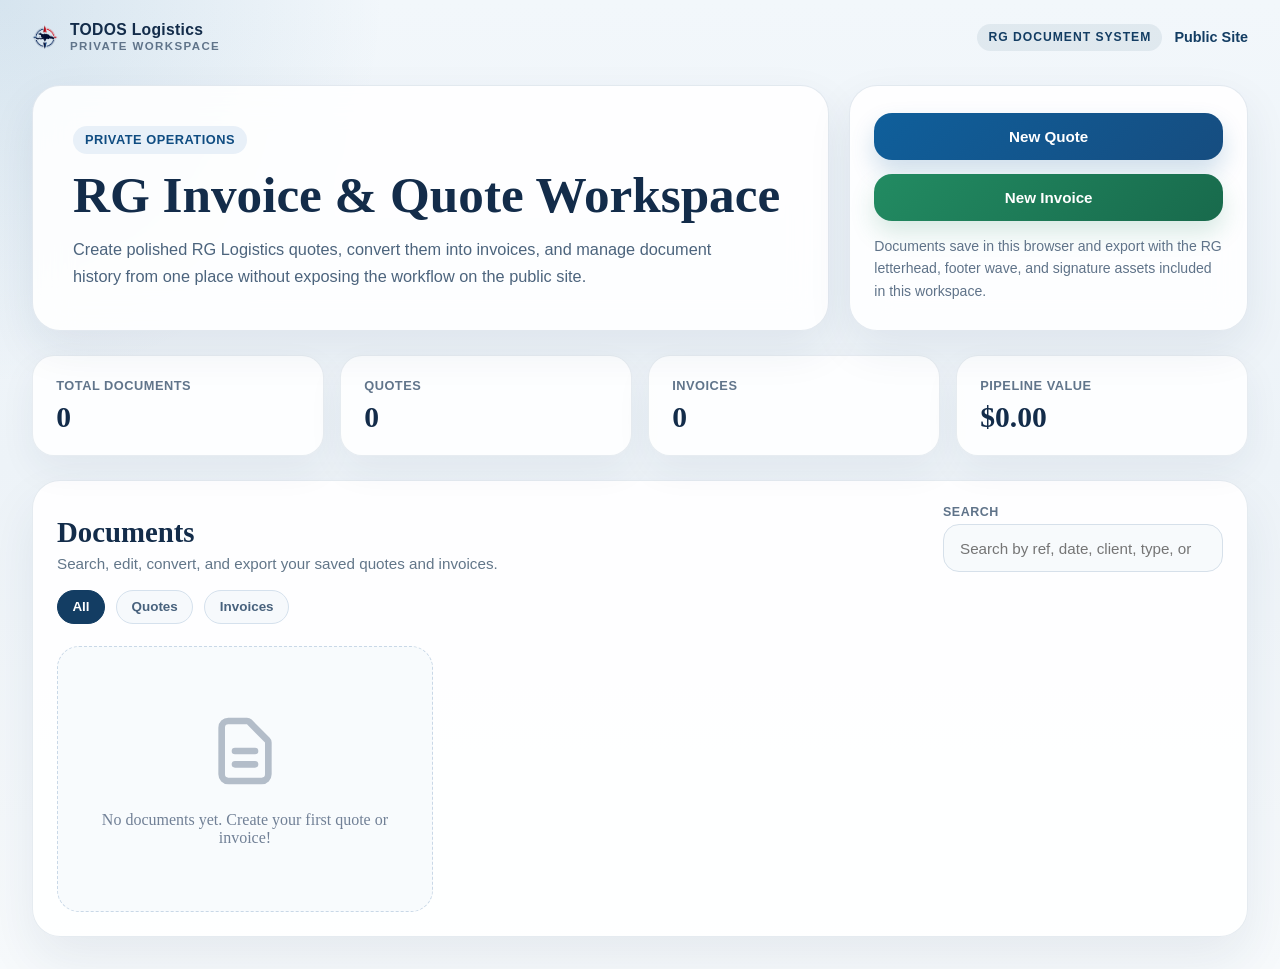
<file: rg-workspace/index.html>
<!DOCTYPE html>
<html lang="en">
<head>
    <meta charset="UTF-8">
    <meta name="viewport" content="width=device-width, initial-scale=1.0">
    <title>RG Logistics Workspace | TODOS Logistics</title>
    <meta name="robots" content="noindex, nofollow, noarchive, nosnippet">
    <meta name="referrer" content="no-referrer">
    <link rel="stylesheet" href="css/styles.css">
</head>
<body>
    <header class="workspace-topbar">
        <a class="workspace-brand" href="../index.html" aria-label="Return to TODOS Logistics">
            <img src="../Assets/Logo-Compass.png" alt="TODOS Logistics Compass">
            <span class="workspace-brand-copy">
                <strong>TODOS Logistics</strong>
                <span>Private Workspace</span>
            </span>
        </a>
        <div class="workspace-links">
            <span class="workspace-badge">RG Document System</span>
            <a class="workspace-link" href="../index.html">Public Site</a>
        </div>
    </header>
    <main class="container">
        <section class="hero-panel">
            <div class="hero-copy">
                <span class="eyebrow">Private Operations</span>
                <h1>RG Invoice & Quote Workspace</h1>
                <p>Create polished RG Logistics quotes, convert them into invoices, and manage document history from one place without exposing the workflow on the public site.</p>
            </div>
            <div class="hero-actions" aria-label="Primary actions">
                <button class="btn btn-primary" id="newQuoteBtn" type="button">New Quote</button>
                <button class="btn btn-success" id="newInvoiceBtn" type="button">New Invoice</button>
                <p class="hero-note">Documents save in this browser and export with the RG letterhead, footer wave, and signature assets included in this workspace.</p>
            </div>
        </section>

        <section class="overview-grid">
            <article class="stat-card">
                <span class="stat-label">Total Documents</span>
                <strong class="stat-value" id="totalDocumentsStat">0</strong>
            </article>
            <article class="stat-card">
                <span class="stat-label">Quotes</span>
                <strong class="stat-value" id="quoteCountStat">0</strong>
            </article>
            <article class="stat-card">
                <span class="stat-label">Invoices</span>
                <strong class="stat-value" id="invoiceCountStat">0</strong>
            </article>
            <article class="stat-card">
                <span class="stat-label">Pipeline Value</span>
                <strong class="stat-value" id="totalValueStat">$0.00</strong>
            </article>
        </section>

        <section class="dashboard">
                <div class="dashboard-topbar">
                <div>
                    <h2>Documents</h2>
                    <p class="dashboard-subtitle">Search, edit, convert, and export your saved quotes and invoices.</p>
                </div>
                <label class="search-field">
                    <span class="search-label">Search</span>
                    <input type="search" id="documentSearch" placeholder="Search by ref, date, client, type, or tag">
                </label>
            </div>

            <div class="filter-row" role="tablist" aria-label="Document filters">
                <button class="filter-chip active" id="filterAllBtn" type="button" data-filter="all">All</button>
                <button class="filter-chip" id="filterQuotesBtn" type="button" data-filter="quote">Quotes</button>
                <button class="filter-chip" id="filterInvoicesBtn" type="button" data-filter="invoice">Invoices</button>
            </div>

            <div class="documents-grid" id="documentsGrid">
                <div class="empty-state">
                    <svg fill="none" stroke="currentColor" viewBox="0 0 24 24" aria-hidden="true">
                        <path stroke-linecap="round" stroke-linejoin="round" stroke-width="2" d="M9 12h6m-6 4h6m2 5H7a2 2 0 0 1-2-2V5a2 2 0 0 1 2-2h5.586a1 1 0 0 1 .707.293l5.414 5.414a1 1 0 0 1 .293.707V19a2 2 0 0 1-2 2z"></path>
                    </svg>
                    <p>No documents yet. Create your first quote or invoice!</p>
                </div>
            </div>
        </section>
    </main>

    <div class="modal" id="documentModal" aria-hidden="true">
        <div class="modal-content">
            <div class="modal-header">
                <h3 id="modalTitle">New Quote</h3>
                <button class="close-btn" id="closeModalBtn" type="button" aria-label="Close">x</button>
            </div>

            <div class="modal-body">
                <div class="modal-layout">
                    <div class="editor-panel">
                        <div class="step-indicator">
                            <div class="step active" data-step="1">
                                <div class="step-number">1</div>
                                <div class="step-label">Type & Info</div>
                            </div>
                            <div class="step" data-step="2">
                                <div class="step-number">2</div>
                                <div class="step-label">Client Details</div>
                            </div>
                            <div class="step" data-step="3">
                                <div class="step-number">3</div>
                                <div class="step-label">Line Items</div>
                            </div>
                            <div class="step" data-step="4">
                                <div class="step-number">4</div>
                                <div class="step-label">Items Preview</div>
                            </div>
                            <div class="step" data-step="5">
                                <div class="step-number">5</div>
                                <div class="step-label">Review</div>
                            </div>
                        </div>

                        <div class="step-intro">
                            <span class="step-intro-label">Current Step</span>
                            <h4 id="stepIntroTitle">Type & Info</h4>
                            <p id="stepIntroText">Choose the document type, confirm the date, and set the reference details.</p>
                        </div>

                        <div class="form-step active" data-step="1">
                            <div class="review-section-header">
                                <span class="review-section-step">Step 1</span>
                                <h5>Document Details</h5>
                                <p>Make quick changes to type, date, PO number, and tags.</p>
                            </div>
                            <div class="form-group">
                                <label for="docType">Document Type</label>
                                <select id="docType">
                                    <option value="quote">Quote</option>
                                    <option value="invoice">Invoice</option>
                                </select>
                            </div>
                            <div class="form-row">
                                <div class="form-group">
                                    <label for="refNumber">Reference Number</label>
                                    <input type="text" id="refNumber">
                                    <small class="field-help">You can adjust the last sequence digits if you need to change the quote or invoice number manually.</small>
                                </div>
                                <div class="form-group">
                                    <label for="docDate">Date</label>
                                    <input type="date" id="docDate">
                                </div>
                            </div>
                            <div class="form-group">
                                <label for="poNumber">Purchase Order Number (Optional)</label>
                                <input type="text" id="poNumber" placeholder="N/A">
                            </div>
                            <div class="form-group">
                                <label for="docTags">Tags</label>
                                <input type="text" id="docTags" placeholder="Priority, Port-au-Prince, Forklift">
                                <small class="field-help">Separate tags with commas to make documents easier to find later.</small>
                            </div>
                        </div>

                        <div class="form-step" data-step="2">
                            <div class="review-section-header">
                                <span class="review-section-step">Step 2</span>
                                <h5>Client Details</h5>
                                <p>Adjust the customer name or address without leaving review.</p>
                            </div>
                            <div class="form-group">
                                <label for="clientSelect">Saved Client</label>
                                <select id="clientSelect">
                                    <option value="">-- Choose or Add Client --</option>
                                </select>
                            </div>
                            <div class="form-group">
                                <label for="clientName">Client Name / Company</label>
                                <input type="text" id="clientName" placeholder="CCXpress S.A | Chatelain Cargo Services">
                            </div>
                            <div class="form-group">
                                <label for="clientAddress">Client Address</label>
                                <textarea id="clientAddress" rows="3" placeholder="42 Airport Road, Port Au Prince, Haiti"></textarea>
                            </div>
                            <div class="form-group">
                                <button type="button" class="btn btn-success" id="saveClientBtn">Save Client</button>
                            </div>
                        </div>

                        <div class="form-step" data-step="3">
                            <div class="review-section-header">
                                <span class="review-section-step">Step 3</span>
                                <h5>Line Items</h5>
                                <p>Update quantities and pricing for each service, then set document-wide notes and payment terms below.</p>
                            </div>
                            <div class="form-group">
                                <div class="line-items-header">
                                    <label>Line Items</label>
                                    <button type="button" class="btn btn-secondary" id="addItemBtn">Add Item</button>
                                </div>
                                <div class="items-container" id="itemsContainer"></div>
                            </div>
                            <div class="document-settings-panel">
                                <div class="document-settings-header">
                                    <h6>Document Notes & Terms</h6>
                                    <p>These fields apply to the overall quote or invoice, not to an individual line item.</p>
                                </div>
                                <div class="form-group">
                                    <label for="notes">Notes (Optional)</label>
                                    <textarea id="notes" rows="3" placeholder="Add any exclusions, terms, or additional notes for the full document..."></textarea>
                                </div>
                                <div class="form-group">
                                    <label for="paymentTerms">Terms of Payment</label>
                                    <input type="text" id="paymentTerms" value="Payment Upon Receipt">
                                </div>
                            </div>
                        </div>

                        <div class="form-step" data-step="4">
                            <div class="review-section-header">
                                <span class="review-section-step">Step 4</span>
                                <h5>Line Item Preview</h5>
                                <p>Inspect the commercial section before opening the full print-ready review.</p>
                            </div>
                            <div class="preview-container" id="lineItemsPreviewContainer"></div>
                        </div>

                        <div class="form-step" data-step="5">
                            <div class="review-section-header">
                                <span class="review-section-step">Step 5</span>
                                <h5>Final Preview</h5>
                                <p>Review the final output and export when everything looks right.</p>
                            </div>
                            <div class="preview-container" id="previewContainer"></div>
                        </div>
                    </div>
                    <aside class="editor-sidebar">
                        <section class="sidebar-card">
                            <span class="sidebar-label">Document Summary</span>
                            <div class="sidebar-value" id="summaryDocType">Quote</div>
                            <div class="sidebar-meta" id="summaryRef">Ref pending</div>
                            <div class="sidebar-meta" id="summaryDate">Date pending</div>
                        </section>

                        <section class="sidebar-card">
                            <span class="sidebar-label">Client</span>
                            <div class="sidebar-value sidebar-value-sm" id="summaryClient">No client selected</div>
                            <div class="sidebar-meta sidebar-meta-multiline" id="summaryAddress">Choose or enter a client to continue.</div>
                        </section>

                        <section class="sidebar-card">
                            <span class="sidebar-label">Commercial Snapshot</span>
                            <div class="sidebar-metrics">
                                <div>
                                    <span class="sidebar-metric-label">Items</span>
                                    <strong id="summaryItems">0</strong>
                                </div>
                                <div>
                                    <span class="sidebar-metric-label">Subtotal</span>
                                    <strong id="summaryTotal">$0.00</strong>
                                </div>
                            </div>
                            <div class="sidebar-tags" id="summaryTags">
                                <span class="sidebar-tag muted">No tags yet</span>
                            </div>
                        </section>

                        <section class="sidebar-card">
                            <span class="sidebar-label">Export Options</span>
                            <label class="checkbox-row checkbox-row-block">
                                <input type="checkbox" id="includeSignature" checked>
                                <span>Include signature on export</span>
                            </label>
                            <small class="field-help">Turn this off for unsigned quotes or invoices before you export the PDF.</small>
                        </section>

                        <section class="sidebar-card sidebar-card-muted">
                            <span class="sidebar-label">Workflow Tip</span>
                            <p id="sidebarTip">Keep line items concise and use tags like destination, service type, or priority to make search much easier later.</p>
                        </section>
                    </aside>
                </div>
            </div>

            <div class="modal-footer">
                <button class="btn btn-secondary" id="prevBtn" type="button" style="display: none;">Previous</button>
                <button class="btn btn-primary" id="nextBtn" type="button">Next</button>
                <button class="btn btn-success" id="saveBtn" type="button" style="display: none;">Save & Export PDF</button>
            </div>
        </div>
    </div>

    <script src="js/app.js"></script>
</body>
</html>
</file>
<file: rg-workspace/css/styles.css>
* {
    margin: 0;
    padding: 0;
    box-sizing: border-box;
}

body {
    font-family: Georgia, "Times New Roman", serif;
    background:
        radial-gradient(circle at top left, rgba(11, 93, 151, 0.12), transparent 24%),
        linear-gradient(180deg, #f2f7fb 0%, #edf3f8 48%, #f7fafc 100%);
    color: #24364a;
    min-height: 100vh;
}

.workspace-topbar {
    max-width: 1360px;
    margin: 0 auto;
    padding: 1.35rem 2rem 0;
    display: flex;
    align-items: center;
    justify-content: space-between;
    gap: 1rem;
}

.workspace-brand {
    display: inline-flex;
    align-items: center;
    gap: 0.75rem;
    text-decoration: none;
}

.workspace-brand img {
    width: 26px;
    height: 26px;
    object-fit: contain;
}

.workspace-brand-copy {
    display: flex;
    flex-direction: column;
    line-height: 1;
}

.workspace-brand-copy strong {
    color: #132c4a;
    font-family: "Segoe UI", Roboto, Arial, sans-serif;
    font-size: 0.98rem;
    letter-spacing: 0.02em;
}

.workspace-brand-copy span {
    color: #60748a;
    font-family: "Segoe UI", Roboto, Arial, sans-serif;
    font-size: 0.72rem;
    font-weight: 700;
    text-transform: uppercase;
    letter-spacing: 0.12em;
    margin-top: 0.25rem;
}

.workspace-links {
    display: flex;
    align-items: center;
    gap: 0.75rem;
    flex-wrap: wrap;
    justify-content: flex-end;
}

.workspace-badge {
    display: inline-flex;
    align-items: center;
    padding: 0.4rem 0.7rem;
    border-radius: 999px;
    background: rgba(19, 61, 99, 0.08);
    color: #133d63;
    font-family: "Segoe UI", Roboto, Arial, sans-serif;
    font-size: 0.76rem;
    font-weight: 700;
    text-transform: uppercase;
    letter-spacing: 0.08em;
}

.workspace-link {
    color: #133d63;
    text-decoration: none;
    font-family: "Segoe UI", Roboto, Arial, sans-serif;
    font-size: 0.9rem;
    font-weight: 700;
}

.workspace-link:hover {
    text-decoration: underline;
}

.container {
    max-width: 1360px;
    margin: 0 auto;
    padding: 2rem;
}

.hero-panel {
    display: grid;
    grid-template-columns: minmax(0, 1.8fr) minmax(320px, 0.9fr);
    gap: 1.25rem;
    align-items: stretch;
    margin-bottom: 1.5rem;
}

.hero-copy,
.hero-actions {
    background: rgba(255, 255, 255, 0.88);
    border: 1px solid rgba(138, 163, 186, 0.24);
    border-radius: 28px;
    box-shadow: 0 18px 45px rgba(28, 52, 84, 0.08);
    backdrop-filter: blur(18px);
}

.hero-copy {
    padding: 2.5rem;
}

.eyebrow {
    display: inline-flex;
    align-items: center;
    gap: 0.4rem;
    padding: 0.4rem 0.75rem;
    border-radius: 999px;
    background: #e8f0f8;
    color: #0f4c81;
    font-family: "Segoe UI", Roboto, Arial, sans-serif;
    font-size: 0.8rem;
    font-weight: 700;
    letter-spacing: 0.04em;
    text-transform: uppercase;
    margin-bottom: 1rem;
}

.hero-copy h1 {
    font-size: clamp(2.2rem, 4vw, 4rem);
    line-height: 0.98;
    color: #132c4a;
    margin-bottom: 1rem;
}

.hero-copy p {
    max-width: 40rem;
    color: #4c647d;
    font-family: "Segoe UI", Roboto, Arial, sans-serif;
    font-size: 1.02rem;
    line-height: 1.65;
}

.hero-actions {
    padding: 1.5rem;
    display: flex;
    flex-direction: column;
    justify-content: center;
    gap: 0.85rem;
}

.hero-note {
    color: #5f7389;
    font-family: "Segoe UI", Roboto, Arial, sans-serif;
    font-size: 0.88rem;
    line-height: 1.6;
}

.actions {
    display: flex;
    gap: 1rem;
    margin-bottom: 2rem;
    flex-wrap: wrap;
}

.btn {
    padding: 0.95rem 1.2rem;
    border: none;
    border-radius: 18px;
    font-weight: 600;
    cursor: pointer;
    transition: all 0.3s ease;
    font-size: 0.95rem;
    font-family: "Segoe UI", Roboto, Arial, sans-serif;
}

.btn-primary {
    background: linear-gradient(135deg, #0f5f9b 0%, #164d80 100%);
    color: white;
    box-shadow: 0 12px 24px rgba(15, 95, 155, 0.2);
}

.btn-primary:hover {
    background: linear-gradient(135deg, #0c558d 0%, #123d67 100%);
    transform: translateY(-2px);
    box-shadow: 0 16px 30px rgba(15, 95, 155, 0.28);
}

.btn-success {
    background: linear-gradient(135deg, #228b62 0%, #186a4c 100%);
    color: white;
    box-shadow: 0 12px 24px rgba(34, 139, 98, 0.18);
}

.btn-success:hover {
    background: linear-gradient(135deg, #1d7e59 0%, #14583f 100%);
}

.btn-secondary {
    background: #eef3f8;
    color: #28435f;
    border: 1px solid #d6e0ea;
}

.btn-secondary:hover {
    background: #dfe8f2;
}

.overview-grid {
    display: grid;
    grid-template-columns: repeat(4, minmax(0, 1fr));
    gap: 1rem;
    margin-bottom: 1.5rem;
}

.stat-card {
    background: rgba(255, 255, 255, 0.88);
    border: 1px solid rgba(138, 163, 186, 0.2);
    border-radius: 22px;
    padding: 1.4rem 1.45rem;
    box-shadow: 0 14px 36px rgba(28, 52, 84, 0.06);
}

.stat-label {
    display: block;
    color: #61758b;
    font-family: "Segoe UI", Roboto, Arial, sans-serif;
    font-size: 0.8rem;
    font-weight: 700;
    letter-spacing: 0.04em;
    text-transform: uppercase;
    margin-bottom: 0.6rem;
}

.stat-value {
    display: block;
    color: #132c4a;
    font-size: 1.85rem;
    line-height: 1;
}

.dashboard {
    background: rgba(255, 255, 255, 0.9);
    border: 1px solid rgba(138, 163, 186, 0.22);
    border-radius: 28px;
    padding: 1.5rem;
    box-shadow: 0 24px 52px rgba(28, 52, 84, 0.08);
}

.dashboard-topbar {
    display: flex;
    justify-content: space-between;
    align-items: end;
    gap: 1rem;
    margin-bottom: 1.1rem;
}

.dashboard h2 {
    margin-bottom: 0.35rem;
    color: #132c4a;
    font-size: 1.8rem;
}

.dashboard-subtitle {
    color: #627689;
    font-family: "Segoe UI", Roboto, Arial, sans-serif;
    font-size: 0.95rem;
}

.search-field {
    display: flex;
    flex-direction: column;
    gap: 0.35rem;
    min-width: 280px;
}

.search-label {
    color: #5f7389;
    font-family: "Segoe UI", Roboto, Arial, sans-serif;
    font-size: 0.78rem;
    font-weight: 700;
    text-transform: uppercase;
    letter-spacing: 0.04em;
}

.search-field input {
    width: 100%;
    padding: 0.9rem 1rem;
    border-radius: 16px;
    border: 1px solid #d6e0ea;
    background: #f7fafc;
    font-family: "Segoe UI", Roboto, Arial, sans-serif;
    font-size: 0.95rem;
}

.search-field input:focus {
    outline: none;
    border-color: #0f5f9b;
    box-shadow: 0 0 0 4px rgba(15, 95, 155, 0.12);
}

.filter-row {
    display: flex;
    gap: 0.7rem;
    flex-wrap: wrap;
    margin-bottom: 1.4rem;
}

.filter-chip {
    border: 1px solid #d5e1ed;
    background: #f6f9fc;
    color: #48627d;
    border-radius: 999px;
    padding: 0.55rem 0.9rem;
    font-family: "Segoe UI", Roboto, Arial, sans-serif;
    font-size: 0.84rem;
    font-weight: 700;
    cursor: pointer;
    transition: all 0.2s ease;
}

.filter-chip.active,
.filter-chip:hover {
    background: #133d63;
    border-color: #133d63;
    color: white;
}

.documents-grid {
    display: grid;
    grid-template-columns: repeat(auto-fill, minmax(320px, 1fr));
    gap: 1.2rem;
}

.document-card {
    background:
        linear-gradient(180deg, rgba(255, 255, 255, 0.98), rgba(244, 248, 252, 0.96)),
        #fff;
    border: 1px solid #dbe5ef;
    border-radius: 22px;
    padding: 1.25rem;
    transition: all 0.28s ease;
    cursor: pointer;
    box-shadow: 0 10px 26px rgba(28, 52, 84, 0.05);
}

.document-card:hover {
    border-color: #9eb8d3;
    box-shadow: 0 16px 34px rgba(28, 52, 84, 0.11);
    transform: translateY(-3px);
}

.document-card-locked {
    cursor: default;
    opacity: 0.92;
}

.document-card-locked:hover {
    border-color: #dbe5ef;
    box-shadow: 0 10px 26px rgba(28, 52, 84, 0.05);
    transform: none;
}

.doc-header {
    display: flex;
    justify-content: space-between;
    align-items: start;
    margin-bottom: 1rem;
}

.doc-type {
    display: inline-flex;
    align-items: center;
    padding: 0.35rem 0.7rem;
    border-radius: 999px;
    font-size: 0.72rem;
    font-weight: 700;
    letter-spacing: 0.04em;
    text-transform: uppercase;
    font-family: "Segoe UI", Roboto, Arial, sans-serif;
}

.doc-type.quote {
    background: #d9ecfb;
    color: #1e5f93;
}

.doc-type.invoice {
    background: #d7f0e4;
    color: #1c6a4e;
}

.doc-ref {
    font-weight: 700;
    color: #16314e;
    font-size: 1.15rem;
}

.doc-date {
    color: #6f8195;
    font-size: 0.84rem;
    font-family: "Segoe UI", Roboto, Arial, sans-serif;
}

.doc-total {
    font-size: 1.6rem;
    font-weight: 700;
    color: #16314e;
    margin-top: 0.75rem;
}

.doc-client {
    color: #52677b;
    font-size: 0.94rem;
    margin-top: 0.55rem;
    font-family: "Segoe UI", Roboto, Arial, sans-serif;
}

.doc-tags {
    display: flex;
    gap: 0.4rem;
    flex-wrap: wrap;
    margin-top: 0.8rem;
}

.doc-tag {
    display: inline-flex;
    align-items: center;
    padding: 0.28rem 0.65rem;
    border-radius: 999px;
    background: #edf4fa;
    color: #45637d;
    font-family: "Segoe UI", Roboto, Arial, sans-serif;
    font-size: 0.74rem;
    font-weight: 700;
}

.doc-lock-badge {
    display: inline-flex;
    align-items: center;
    margin-top: 0.8rem;
    padding: 0.28rem 0.65rem;
    border-radius: 999px;
    background: #f2f5f8;
    color: #5d7084;
    font-family: "Segoe UI", Roboto, Arial, sans-serif;
    font-size: 0.74rem;
    font-weight: 700;
}

.doc-actions {
    display: flex;
    gap: 0.5rem;
    margin-top: 1rem;
    flex-wrap: wrap;
}

.doc-lock-note {
    color: #60758a;
    font-family: "Segoe UI", Roboto, Arial, sans-serif;
    font-size: 0.8rem;
    font-weight: 700;
    align-self: center;
}

.doc-action-btn {
    border: 1px solid #d2deea;
    background: #fff;
    color: #2d4964;
    border-radius: 999px;
    padding: 0.42rem 0.82rem;
    font-size: 0.78rem;
    font-weight: 700;
    cursor: pointer;
    transition: all 0.2s ease;
    font-family: "Segoe UI", Roboto, Arial, sans-serif;
}

.doc-action-btn:hover {
    border-color: #0f5f9b;
    color: #0f5f9b;
}

.doc-action-btn-danger {
    border-color: #f0c0c0;
    color: #b33939;
}

.doc-action-btn-danger:hover {
    border-color: #cc3d3d;
    color: #992f2f;
}

.empty-state {
    text-align: center;
    padding: 4rem 2rem;
    color: #718096;
    background: #f8fbfd;
    border: 1px dashed #c9d8e7;
    border-radius: 22px;
}

.empty-state svg {
    width: 80px;
    height: 80px;
    margin-bottom: 1rem;
    opacity: 0.45;
}

.modal {
    display: none;
    position: fixed;
    inset: 0;
    width: 100%;
    height: 100%;
    padding: 1rem;
    background: rgba(12, 26, 43, 0.5);
    backdrop-filter: blur(10px);
    z-index: 1000;
    overflow: hidden;
}

.modal.active {
    display: flex;
    align-items: center;
    justify-content: center;
}

.modal-content {
    background: white;
    border-radius: 24px;
    max-width: 880px;
    width: 92%;
    height: min(860px, calc(100vh - 2rem));
    max-height: calc(100vh - 2rem);
    display: flex;
    flex-direction: column;
    overflow: hidden;
    box-shadow: 0 28px 70px rgba(17, 31, 48, 0.28);
    border: 1px solid rgba(210, 223, 235, 0.9);
}

.modal-header {
    background: linear-gradient(135deg, #17385b 0%, #0f2943 100%);
    color: white;
    padding: 1.6rem 1.75rem;
    border-radius: 24px 24px 0 0;
    display: flex;
    justify-content: space-between;
    align-items: center;
    flex: 0 0 auto;
}

.modal-header h3 {
    font-size: 1.45rem;
}

.close-btn {
    background: rgba(255, 255, 255, 0.12);
    color: white;
    border: none;
    font-size: 1.2rem;
    cursor: pointer;
    padding: 0;
    width: 36px;
    height: 36px;
    border-radius: 50%;
    display: flex;
    align-items: center;
    justify-content: center;
}

.modal-body {
    padding: 1.25rem 1.5rem;
    overflow-y: auto;
    flex: 1 1 auto;
    min-height: 0;
}

.modal-layout {
    display: grid;
    grid-template-columns: minmax(0, 1fr);
    gap: 1.25rem;
    align-items: start;
}

.editor-panel {
    min-width: 0;
}

.editor-sidebar {
    display: none;
    flex-direction: column;
    gap: 0.95rem;
    position: sticky;
    top: 0;
}

.modal.review-mode .modal-layout {
    grid-template-columns: minmax(0, 1.4fr) 280px;
}

.modal.review-mode .editor-sidebar {
    display: flex;
}

.sidebar-card {
    background: linear-gradient(180deg, #f9fbfd 0%, #f4f8fb 100%);
    border: 1px solid #d9e4ee;
    border-radius: 20px;
    padding: 1rem;
    box-shadow: 0 10px 24px rgba(24, 46, 72, 0.05);
}

.sidebar-card-muted {
    background: linear-gradient(180deg, #eef4f9 0%, #e7eef5 100%);
}

.sidebar-label {
    display: block;
    color: #60758a;
    font-family: "Segoe UI", Roboto, Arial, sans-serif;
    font-size: 0.74rem;
    font-weight: 700;
    letter-spacing: 0.06em;
    text-transform: uppercase;
    margin-bottom: 0.65rem;
}

.sidebar-value {
    color: #132c4a;
    font-size: 1.35rem;
    line-height: 1.1;
    margin-bottom: 0.45rem;
}

.sidebar-value-sm {
    font-size: 1.05rem;
}

.sidebar-meta {
    color: #5c7289;
    font-family: "Segoe UI", Roboto, Arial, sans-serif;
    font-size: 0.88rem;
    line-height: 1.45;
}

.sidebar-meta + .sidebar-meta {
    margin-top: 0.35rem;
}

.sidebar-meta-multiline {
    white-space: pre-wrap;
}

.sidebar-metrics {
    display: grid;
    grid-template-columns: 1fr 1fr;
    gap: 0.75rem;
}

.sidebar-metrics strong {
    display: block;
    color: #15314f;
    font-size: 1.15rem;
    margin-top: 0.2rem;
}

.sidebar-metric-label {
    color: #60758a;
    font-family: "Segoe UI", Roboto, Arial, sans-serif;
    font-size: 0.76rem;
    font-weight: 700;
    text-transform: uppercase;
    letter-spacing: 0.04em;
}

.sidebar-tags {
    display: flex;
    flex-wrap: wrap;
    gap: 0.45rem;
    margin-top: 0.9rem;
}

.sidebar-tag {
    display: inline-flex;
    align-items: center;
    padding: 0.28rem 0.62rem;
    border-radius: 999px;
    background: #e8f1f8;
    color: #3d607f;
    font-family: "Segoe UI", Roboto, Arial, sans-serif;
    font-size: 0.73rem;
    font-weight: 700;
}

.sidebar-tag.muted {
    background: #edf2f7;
    color: #6d8094;
}

.step-intro {
    background: linear-gradient(180deg, #f9fbfd 0%, #f3f8fc 100%);
    border: 1px solid #dde7f0;
    border-radius: 18px;
    padding: 1rem 1.1rem;
    margin-bottom: 1.15rem;
}

.step-intro-label {
    display: block;
    color: #5b7289;
    font-family: "Segoe UI", Roboto, Arial, sans-serif;
    font-size: 0.74rem;
    font-weight: 700;
    text-transform: uppercase;
    letter-spacing: 0.05em;
    margin-bottom: 0.35rem;
}

.step-intro h4 {
    color: #17314f;
    font-size: 1.15rem;
    margin-bottom: 0.35rem;
}

.step-intro p,
#sidebarTip {
    color: #5e748a;
    font-family: "Segoe UI", Roboto, Arial, sans-serif;
    font-size: 0.9rem;
    line-height: 1.5;
}

.step-indicator {
    display: flex;
    justify-content: space-between;
    margin-bottom: 2rem;
    position: relative;
}

.step-indicator::before {
    content: "";
    position: absolute;
    top: 20px;
    left: 0;
    right: 0;
    height: 2px;
    background: #e2e8f0;
    z-index: 0;
}

.step {
    display: flex;
    flex-direction: column;
    align-items: center;
    gap: 0.5rem;
    position: relative;
    z-index: 1;
    cursor: pointer;
    transition: transform 0.2s ease;
}

.step:hover {
    transform: translateY(-1px);
}

.step-number {
    width: 40px;
    height: 40px;
    border-radius: 50%;
    background: #e2e8f0;
    color: #718096;
    display: flex;
    align-items: center;
    justify-content: center;
    font-weight: 700;
    transition: all 0.3s ease;
}

.step.active .step-number {
    background: #3182ce;
    color: white;
}

.step.completed .step-number {
    background: #38a169;
    color: white;
}

.step-label {
    font-size: 0.75rem;
    color: #718096;
    font-weight: 600;
}

.step.active .step-label {
    color: #3182ce;
}

.form-step {
    display: none;
}

.form-step.active {
    display: block;
}

.review-section-header {
    display: none;
}

.modal.review-mode .form-step.active {
    display: block;
    background: linear-gradient(180deg, #ffffff 0%, #fafcfe 100%);
    border: 1px solid #dce6ef;
    border-radius: 18px;
    padding: 1rem;
    margin-bottom: 1rem;
    box-shadow: 0 10px 22px rgba(18, 39, 62, 0.04);
}

.modal.review-mode .form-step.active[data-step="5"] {
    background: transparent;
    border: 0;
    padding: 0;
    margin-bottom: 0;
    box-shadow: none;
}

.modal.review-mode .review-section-header {
    display: block;
    margin-bottom: 0.9rem;
}

.review-section-step {
    display: inline-flex;
    align-items: center;
    padding: 0.28rem 0.6rem;
    border-radius: 999px;
    background: #e9f1f8;
    color: #4a6a89;
    font-family: "Segoe UI", Roboto, Arial, sans-serif;
    font-size: 0.72rem;
    font-weight: 700;
    text-transform: uppercase;
    letter-spacing: 0.05em;
    margin-bottom: 0.45rem;
}

.review-section-header h5 {
    color: #16314e;
    font-size: 1.02rem;
    margin-bottom: 0.2rem;
}

.review-section-header p {
    color: #62768b;
    font-family: "Segoe UI", Roboto, Arial, sans-serif;
    font-size: 0.86rem;
    line-height: 1.45;
}

.form-group {
    margin-bottom: 1.5rem;
}

.form-group label {
    display: block;
    margin-bottom: 0.5rem;
    font-weight: 600;
    color: #2d3748;
}

.inline-toggle-label {
    display: flex;
    align-items: center;
    justify-content: space-between;
    gap: 0.75rem;
}

.inline-checkbox {
    display: inline-flex;
    align-items: center;
    gap: 0.35rem;
    color: #5f7489;
    font-family: "Segoe UI", Roboto, Arial, sans-serif;
    font-size: 0.8rem;
    font-weight: 700;
    white-space: nowrap;
}

.inline-checkbox input {
    width: auto;
}

.checkbox-row {
    display: inline-flex;
    align-items: center;
    gap: 0.6rem;
    font-family: "Segoe UI", Roboto, Arial, sans-serif;
    font-weight: 600;
    cursor: pointer;
}

.checkbox-row input {
    width: auto;
}

.checkbox-row-block {
    display: flex;
}

.field-help {
    display: block;
    margin-top: 0.45rem;
    color: #627689;
    font-family: "Segoe UI", Roboto, Arial, sans-serif;
    font-size: 0.8rem;
    line-height: 1.4;
}

.form-group input,
.form-group select,
.form-group textarea {
    width: 100%;
    padding: 0.75rem;
    border: 2px solid #e2e8f0;
    border-radius: 6px;
    font-size: 0.95rem;
    transition: all 0.3s ease;
}

.form-group input:focus,
.form-group select:focus,
.form-group textarea:focus {
    outline: none;
    border-color: #3182ce;
    box-shadow: 0 0 0 3px rgba(49, 130, 206, 0.1);
}

.form-row {
    display: grid;
    grid-template-columns: 1fr 1fr;
    gap: 1rem;
}

.line-items-header {
    display: flex;
    align-items: center;
    justify-content: space-between;
    gap: 1rem;
    margin-bottom: 1rem;
}

.line-items-header label {
    margin-bottom: 0;
}

.items-container {
    margin-top: 1rem;
}

.document-settings-panel {
    margin-top: 1.5rem;
    padding: 1rem 1rem 0.25rem;
    border: 1px solid #dde7f0;
    border-radius: 16px;
    background: linear-gradient(180deg, #fbfdff 0%, #f5f9fc 100%);
}

.document-settings-header {
    margin-bottom: 1rem;
}

.document-settings-header h6 {
    color: #17314f;
    font-size: 0.98rem;
    margin-bottom: 0.2rem;
}

.document-settings-header p {
    color: #62768b;
    font-family: "Segoe UI", Roboto, Arial, sans-serif;
    font-size: 0.85rem;
    line-height: 1.45;
}

.item-internal-panel {
    margin-top: 1rem;
    padding: 0.95rem 1rem 0.2rem;
    border: 1px dashed #ccd9e6;
    border-radius: 14px;
    background: linear-gradient(180deg, #f8fbfe 0%, #f2f7fb 100%);
}

.item-internal-header {
    margin-bottom: 0.85rem;
}

.item-internal-header h6 {
    color: #17314f;
    font-size: 0.92rem;
    margin-bottom: 0.15rem;
}

.item-internal-header p {
    color: #62768b;
    font-family: "Segoe UI", Roboto, Arial, sans-serif;
    font-size: 0.8rem;
    line-height: 1.4;
}

.item-row {
    background: #f7fafc;
    padding: 0.9rem 1rem 1rem;
    border-radius: 14px;
    margin-bottom: 1rem;
    border: 1px solid #e2e8f0;
    transition: border-color 0.2s ease, box-shadow 0.2s ease, background 0.2s ease;
}

.item-row.expanded {
    background: #ffffff;
    border-color: #bfd3eb;
    box-shadow: 0 10px 24px rgba(28, 55, 90, 0.08);
}

.item-row-header {
    display: flex;
    justify-content: space-between;
    align-items: stretch;
    gap: 0.85rem;
    margin-bottom: 0;
}

.item-number {
    font-weight: 700;
    color: #2c5282;
}

.item-summary-toggle {
    flex: 1;
    display: flex;
    align-items: center;
    gap: 0.9rem;
    width: 100%;
    padding: 0.1rem 0;
    border: 0;
    background: transparent;
    text-align: left;
    cursor: pointer;
}

.item-summary-copy {
    min-width: 0;
    display: flex;
    flex-direction: column;
    gap: 0.18rem;
}

.item-summary-title {
    color: #18324b;
    font-weight: 700;
    line-height: 1.35;
}

.item-summary-meta {
    color: #64788f;
    font-family: "Segoe UI", Roboto, Arial, sans-serif;
    font-size: 0.82rem;
    line-height: 1.35;
}

.item-summary-hint {
    margin-left: auto;
    color: #4a6b90;
    font-family: "Segoe UI", Roboto, Arial, sans-serif;
    font-size: 0.8rem;
    font-weight: 600;
    white-space: nowrap;
}

.item-editor {
    display: none;
    margin-top: 1rem;
    padding-top: 1rem;
    border-top: 1px solid #e4ebf3;
}

.item-row.expanded .item-editor {
    display: block;
}

.remove-item {
    background: #e53e3e;
    color: white;
    border: none;
    padding: 0.25rem 0.75rem;
    border-radius: 4px;
    cursor: pointer;
    font-size: 0.85rem;
    flex: 0 0 auto;
}

.modal-footer {
    padding: 1rem 1.5rem 1.25rem;
    background: #f7fafc;
    border-radius: 0 0 12px 12px;
    display: flex;
    justify-content: space-between;
    gap: 1rem;
    flex: 0 0 auto;
    border-top: 1px solid #e4ebf2;
}

.preview-container {
    background: #eef3fb;
    padding: 1.5rem;
    border: 2px solid #d9e4f2;
    border-radius: 12px;
    overflow: hidden;
}

.line-items-review-sheet {
    padding-bottom: 2.75rem;
}

.line-items-review-header {
    display: flex;
    align-items: flex-end;
    justify-content: space-between;
    gap: 1rem;
    margin-bottom: 1.5rem;
}

.line-items-review-kicker {
    color: #1f4f88;
    font-size: 1.15rem;
    font-weight: 700;
    text-transform: capitalize;
}

.line-items-review-ref {
    color: #60748a;
    font-size: 0.95rem;
    font-weight: 600;
}

body.print-window {
    margin: 0;
    padding: 0;
    background: #f5f7fa;
}

.document-sheet {
    background: white;
    width: 100%;
    max-width: 820px;
    margin: 0 auto;
    padding: 2.35rem 2.5rem 6.1rem;
    color: #1f2937;
    font-family: Arial, sans-serif;
    position: relative;
    box-shadow: 0 12px 30px rgba(23, 43, 77, 0.08);
    overflow: hidden;
}

.letterhead {
    margin-bottom: 1.1rem;
}

.letterhead-image {
    display: block;
    width: 100%;
    height: auto;
    max-width: 100%;
}

.document-title {
    text-align: center;
    color: #e1462d;
    font-size: 2.2rem;
    font-weight: 700;
    margin: 0.65rem 0 2.2rem;
}

.document-body {
    padding: 0;
}

.document-meta {
    display: flex;
    justify-content: space-between;
    align-items: flex-start;
    gap: 1rem;
    margin-bottom: 2rem;
    font-size: 0.95rem;
}

.document-meta strong,
.issued-to-label,
.notes-label,
.terms-label {
    color: #3c67a7;
}

.meta-date-value {
    background: #eceff4;
    border: 1px solid #d6dbe6;
    color: #374151;
    display: inline-block;
    min-width: 120px;
    padding: 0.15rem 0.5rem;
    text-align: center;
    font-weight: 700;
}

.document-parties {
    display: flex;
    justify-content: space-between;
    gap: 1.5rem;
    margin-bottom: 1.1rem;
    font-size: 0.95rem;
}

.document-parties > div {
    flex: 1;
}

.issued-to-value {
    margin-top: 0.8rem;
    padding-left: 3rem;
    line-height: 1.4;
}

.po-label {
    color: #e1462d;
    font-weight: 700;
}

.document-items {
    width: 100%;
    border-collapse: collapse;
    table-layout: fixed;
    margin: 1rem 0 1.7rem;
    font-size: 0.9rem;
}

.document-items th,
.document-items td {
    border: 1px solid #51555d;
    padding: 0.22rem 0.35rem;
    vertical-align: top;
}

.document-items th {
    background: #eef3fb;
    text-align: center;
    font-weight: 700;
}

.document-items td:nth-child(1),
.document-items td:nth-child(3),
.document-items td:nth-child(4),
.document-items td:nth-child(5) {
    text-align: center;
    white-space: nowrap;
}

.document-items td:nth-child(2) {
    word-break: break-word;
}

.document-divider {
    height: 3px;
    background: #86a6d4;
    margin: 1.6rem 0 1rem;
}

.document-notes {
    min-height: 4.5rem;
    margin-bottom: 1rem;
    font-size: 0.92rem;
    line-height: 1.5;
}

.document-notes-content {
    margin-top: 0.5rem;
    padding-left: 2rem;
    white-space: pre-wrap;
}

.document-bottom {
    display: grid;
    grid-template-columns: minmax(0, 1fr) 280px;
    gap: 1.5rem;
    align-items: flex-start;
    margin-top: 1rem;
}

.document-terms {
    min-width: 0;
    font-size: 0.95rem;
    line-height: 1.5;
}

.document-totals {
    width: 280px;
    justify-self: end;
    border-collapse: collapse;
    table-layout: fixed;
    font-size: 0.92rem;
}

.document-totals td {
    border: 1px solid #51555d;
    padding: 0.24rem 0.5rem;
    vertical-align: middle;
}

.document-totals td:last-child {
    text-align: right;
    white-space: nowrap;
    padding-right: 0.6rem;
    font-variant-numeric: tabular-nums;
}

.document-signatures {
    display: flex;
    justify-content: space-between;
    gap: 1.5rem;
    margin-top: 2.4rem;
    font-size: 0.9rem;
    align-items: flex-end;
}

.signature-block,
.date-block {
    flex: 1;
}

.signature-row,
.date-row {
    display: flex;
    align-items: flex-end;
    gap: 0.45rem;
}

.signature-row + .signature-row {
    margin-top: 0.85rem;
}

.signature-image-row {
    align-items: flex-start;
}

.signature-label,
.date-label {
    white-space: nowrap;
}

.signature-image-row .signature-label {
    margin-top: 19px;
}

.signature-line,
.date-line {
    display: inline-flex;
    align-items: flex-end;
    height: 1rem;
    vertical-align: bottom;
    overflow: visible;
    position: relative;
}

.signature-line {
    width: 210px;
}

.signature-image-line {
    height: 3.2rem;
    align-self: flex-end;
}

.signature-line::after,
.date-line::after {
    content: "";
    position: absolute;
    left: 0;
    right: 0;
    bottom: 0;
    border-bottom: 1px solid #374151;
    z-index: 3;
}

.signature-image-line.signature-line::after {
    bottom: 19px;
}

.date-block {
    display: flex;
    justify-content: flex-end;
    align-items: flex-end;
    padding-top: 1.65rem;
}

.date-line {
    width: 240px;
}

.line-fill {
    display: inline-flex;
    align-items: flex-end;
    min-height: 1rem;
    padding: 0 0.2rem 0.05rem;
    line-height: 1;
    position: relative;
    z-index: 1;
}

.approved-by-name,
.print-date-text {
    font-size: 0.88rem;
    color: #1f2937;
}

.signature-image {
    display: block;
    position: absolute;
    left: 50%;
    bottom: -8px;
    transform: translateX(-50%);
    max-width: 220px;
    max-height: 82px;
    width: auto;
    height: auto;
    object-fit: contain;
    z-index: 1;
}

.signature-line .line-fill {
    width: 100%;
    min-height: 2.8rem;
    padding: 0;
    justify-content: center;
    align-items: flex-end;
}

.signature-image-line .line-fill {
    min-height: 3.2rem;
}

.footer-wave {
    position: absolute;
    left: 0;
    right: 0;
    bottom: 0;
    height: 118px;
    width: 100%;
    object-fit: contain;
    object-position: center bottom;
    z-index: 0;
    pointer-events: none;
    display: block;
}

.document-sheet > *:not(.footer-wave) {
    position: relative;
    z-index: 1;
}

.empty-state {
    text-align: center;
    padding: 4rem 2rem;
    color: #718096;
}

.empty-state svg {
    width: 80px;
    height: 80px;
    margin-bottom: 1rem;
    opacity: 0.5;
}

@media print {
    @page {
        size: auto;
        margin: 0;
    }

    body {
        background: white;
    }

    body * {
        visibility: hidden;
    }

    #previewContainer,
    #previewContainer * {
        visibility: visible;
    }

    #previewContainer {
        position: absolute;
        left: 0;
        top: 0;
        width: 100%;
        background: white;
        border: 0;
        padding: 0;
    }

    body.print-window * {
        visibility: visible !important;
    }

    body.print-window #previewContainer {
        position: static;
        width: 100%;
        min-height: 100vh;
        background: white;
        border: 0;
        padding: 0;
    }

    .document-meta {
        display: grid;
        grid-template-columns: minmax(0, 1fr) auto;
        align-items: start;
    }

    .document-parties {
        display: grid;
        grid-template-columns: minmax(0, 1fr) minmax(220px, 0.8fr);
        align-items: start;
    }

    .document-bottom {
        display: grid;
        grid-template-columns: minmax(0, 1fr) 280px;
        align-items: start;
    }

    .document-totals {
        width: 280px;
        justify-self: end;
    }

    .document-sheet {
        box-shadow: none;
        max-width: none;
        width: 100%;
        margin: 0;
        min-height: 100vh;
        padding: 0.5in 0 30mm;
        box-sizing: border-box;
    }

    .document-body {
        padding: 0 0.5in;
    }

    .footer-wave {
        left: 0;
        right: 0;
        width: 100%;
        bottom: 0;
    }

    .modal-header,
    .modal-footer,
    .step-indicator {
        display: none !important;
    }
}

@media (max-width: 768px) {
    .workspace-topbar {
        padding: 1rem 1rem 0;
        flex-direction: column;
        align-items: flex-start;
    }

    .workspace-links {
        justify-content: flex-start;
    }

    .container {
        padding: 1rem;
    }

    .modal {
        padding: 0.5rem;
    }

    .modal-content {
        width: 100%;
        height: calc(100vh - 1rem);
        max-height: calc(100vh - 1rem);
        border-radius: 20px;
    }

    .modal-layout {
        grid-template-columns: 1fr;
    }

    .editor-sidebar {
        position: static;
        order: -1;
    }

    .hero-panel,
    .overview-grid {
        grid-template-columns: 1fr;
    }

    .hero-copy,
    .hero-actions,
    .dashboard {
        border-radius: 22px;
    }

    .hero-copy {
        padding: 1.6rem;
    }

    .dashboard-topbar,
    .line-items-header,
    .modal-footer {
        flex-direction: column;
        align-items: stretch;
    }

    .search-field {
        min-width: 0;
        width: 100%;
    }

    .form-row,
    .documents-grid {
        grid-template-columns: 1fr;
    }

    .document-sheet {
        padding: 1.6rem 1rem 5.2rem;
    }

    .document-meta,
    .document-parties,
    .document-bottom,
    .document-signatures {
        flex-direction: column;
        align-items: flex-start;
    }

    .issued-to-value {
        padding-left: 0;
    }

    .document-totals,
    .date-line,
    .signature-line {
        width: 100%;
        min-width: 0;
    }

    .date-block {
        justify-content: flex-start;
    }

    .modal-body,
    .modal-footer {
        padding-left: 1rem;
        padding-right: 1rem;
    }
}
</file>
